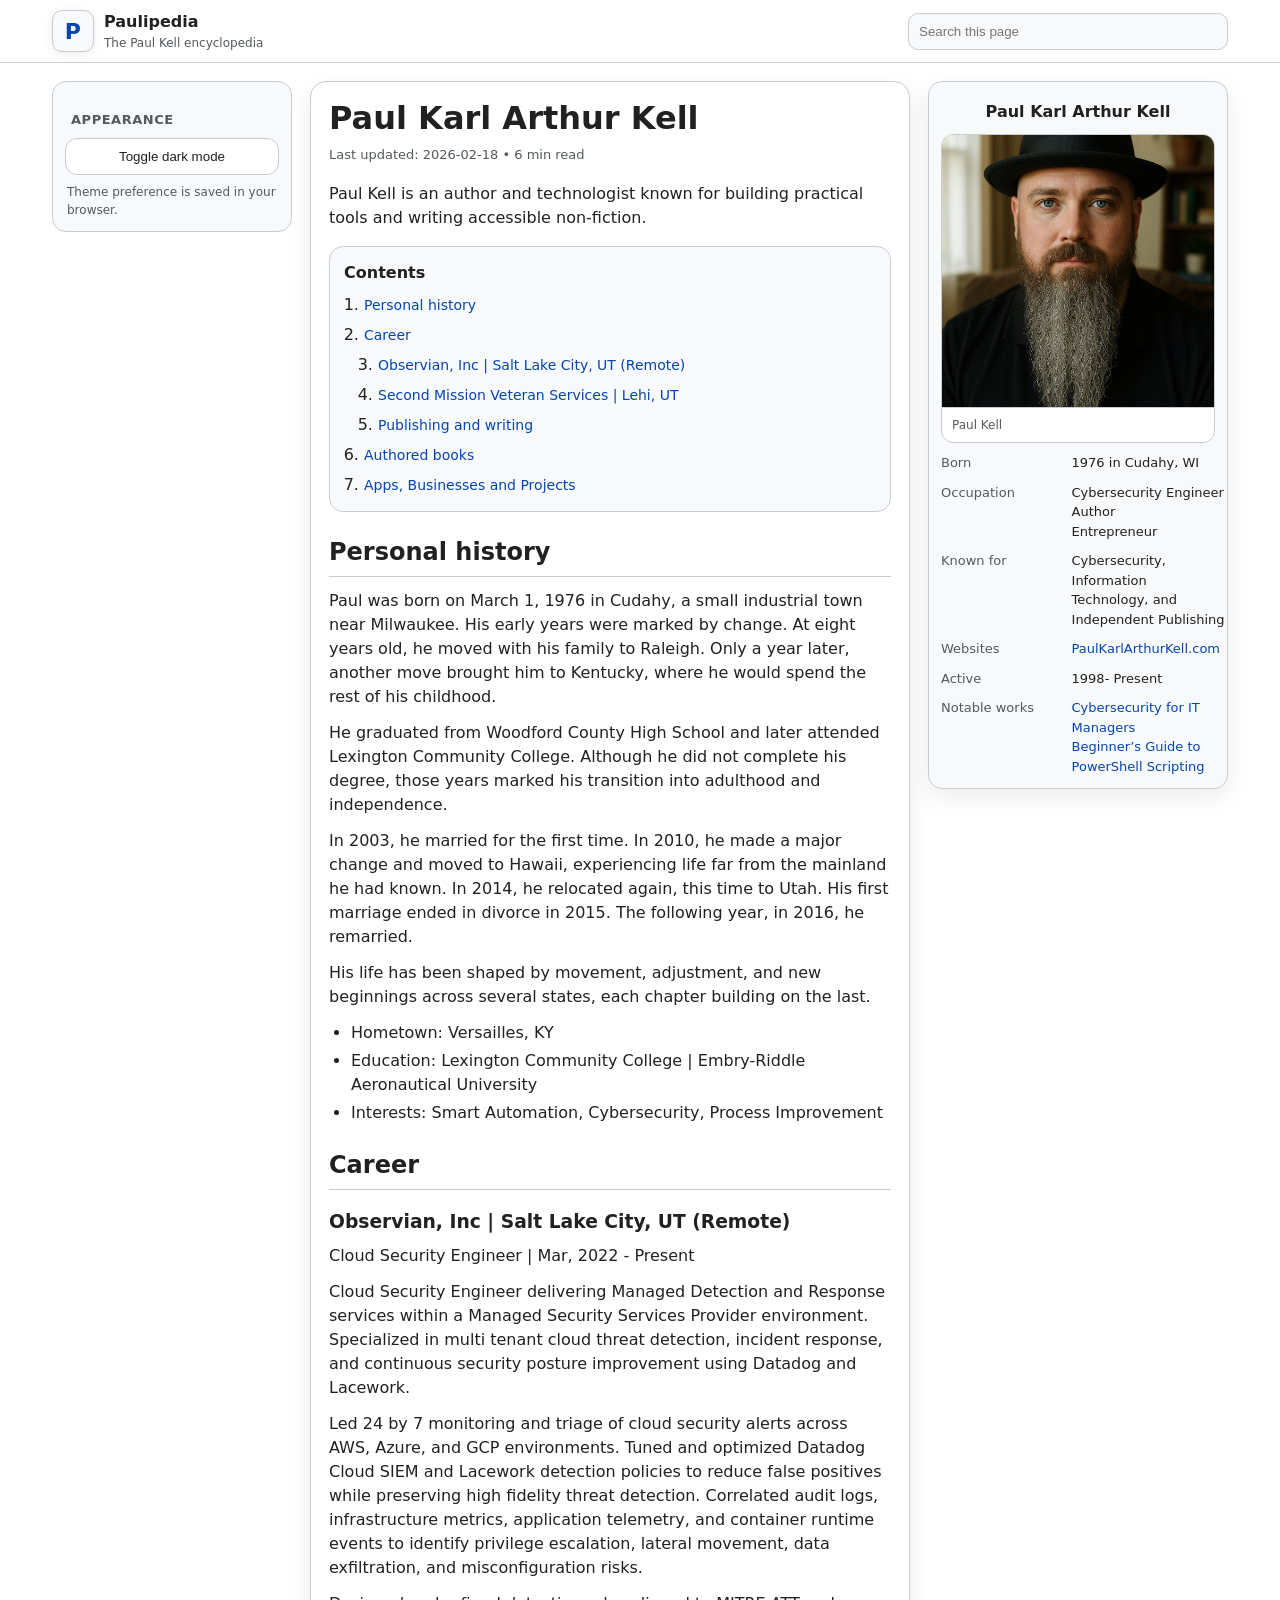
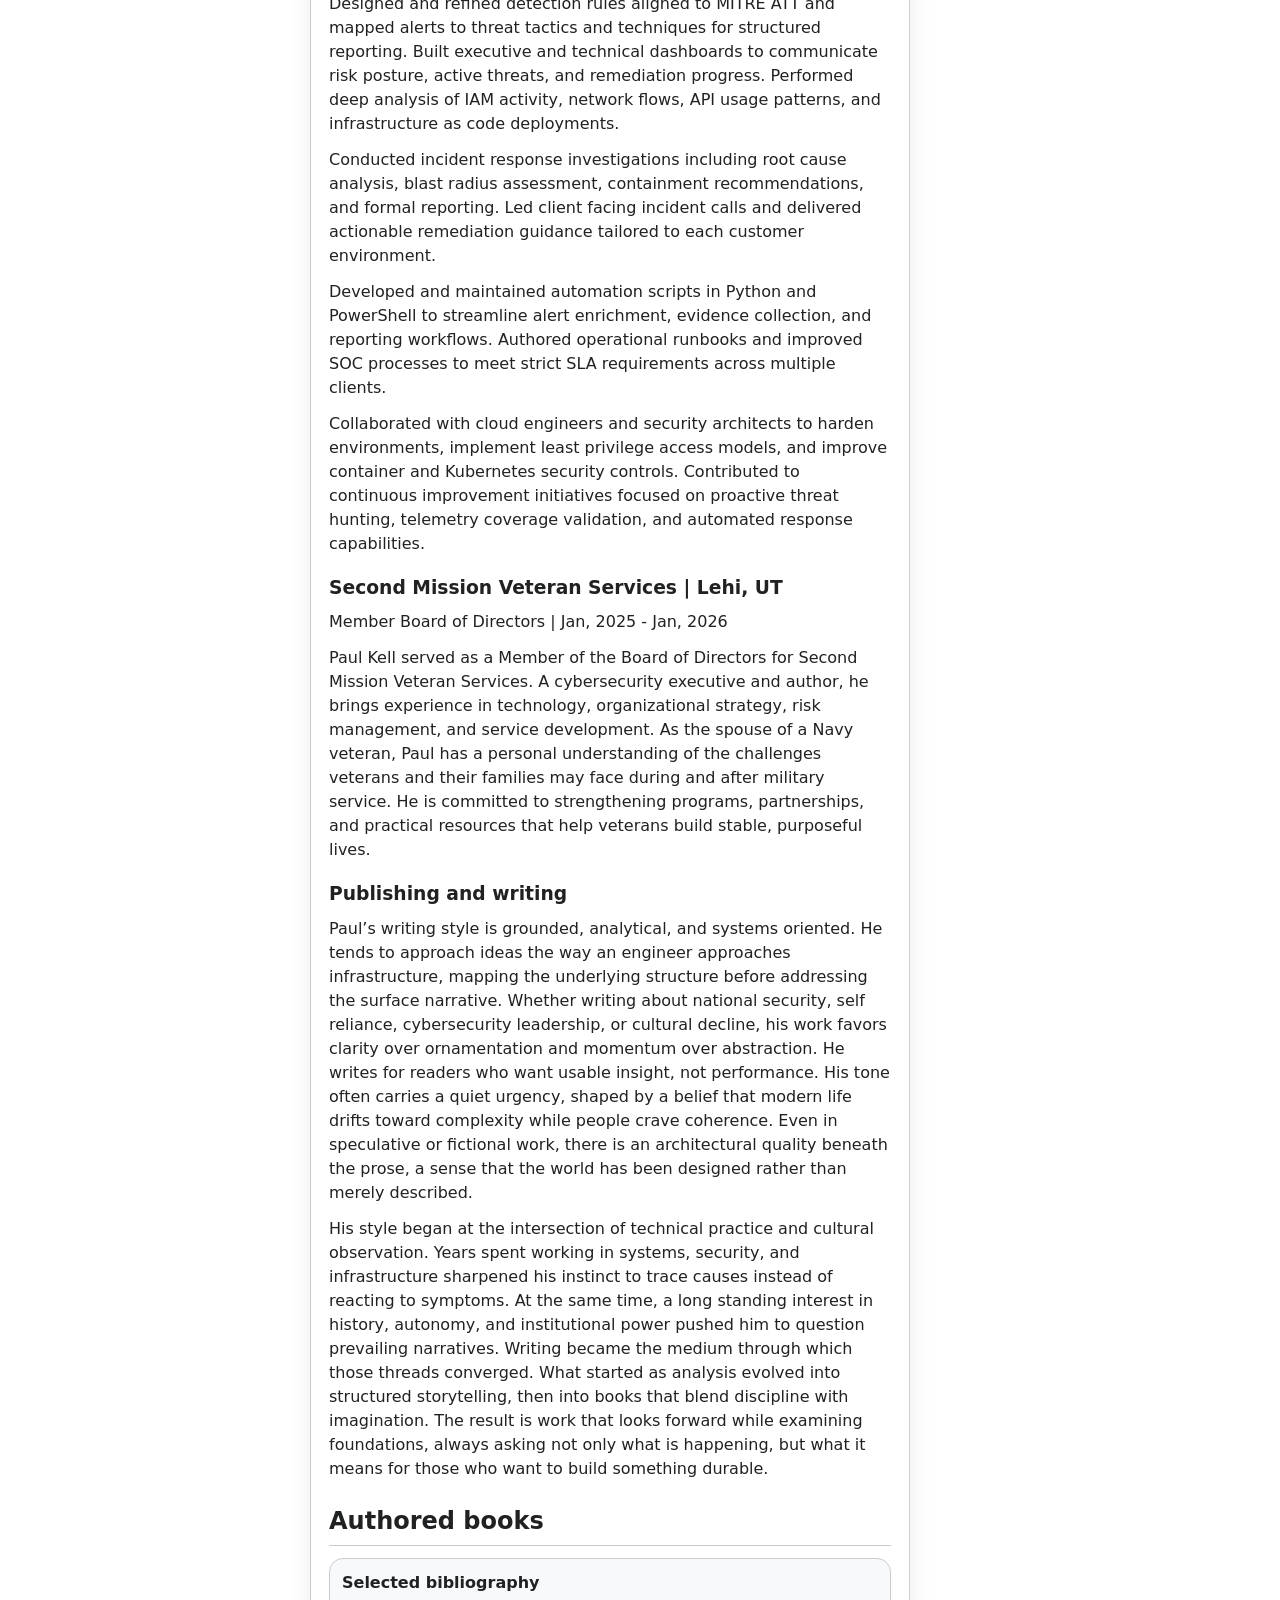
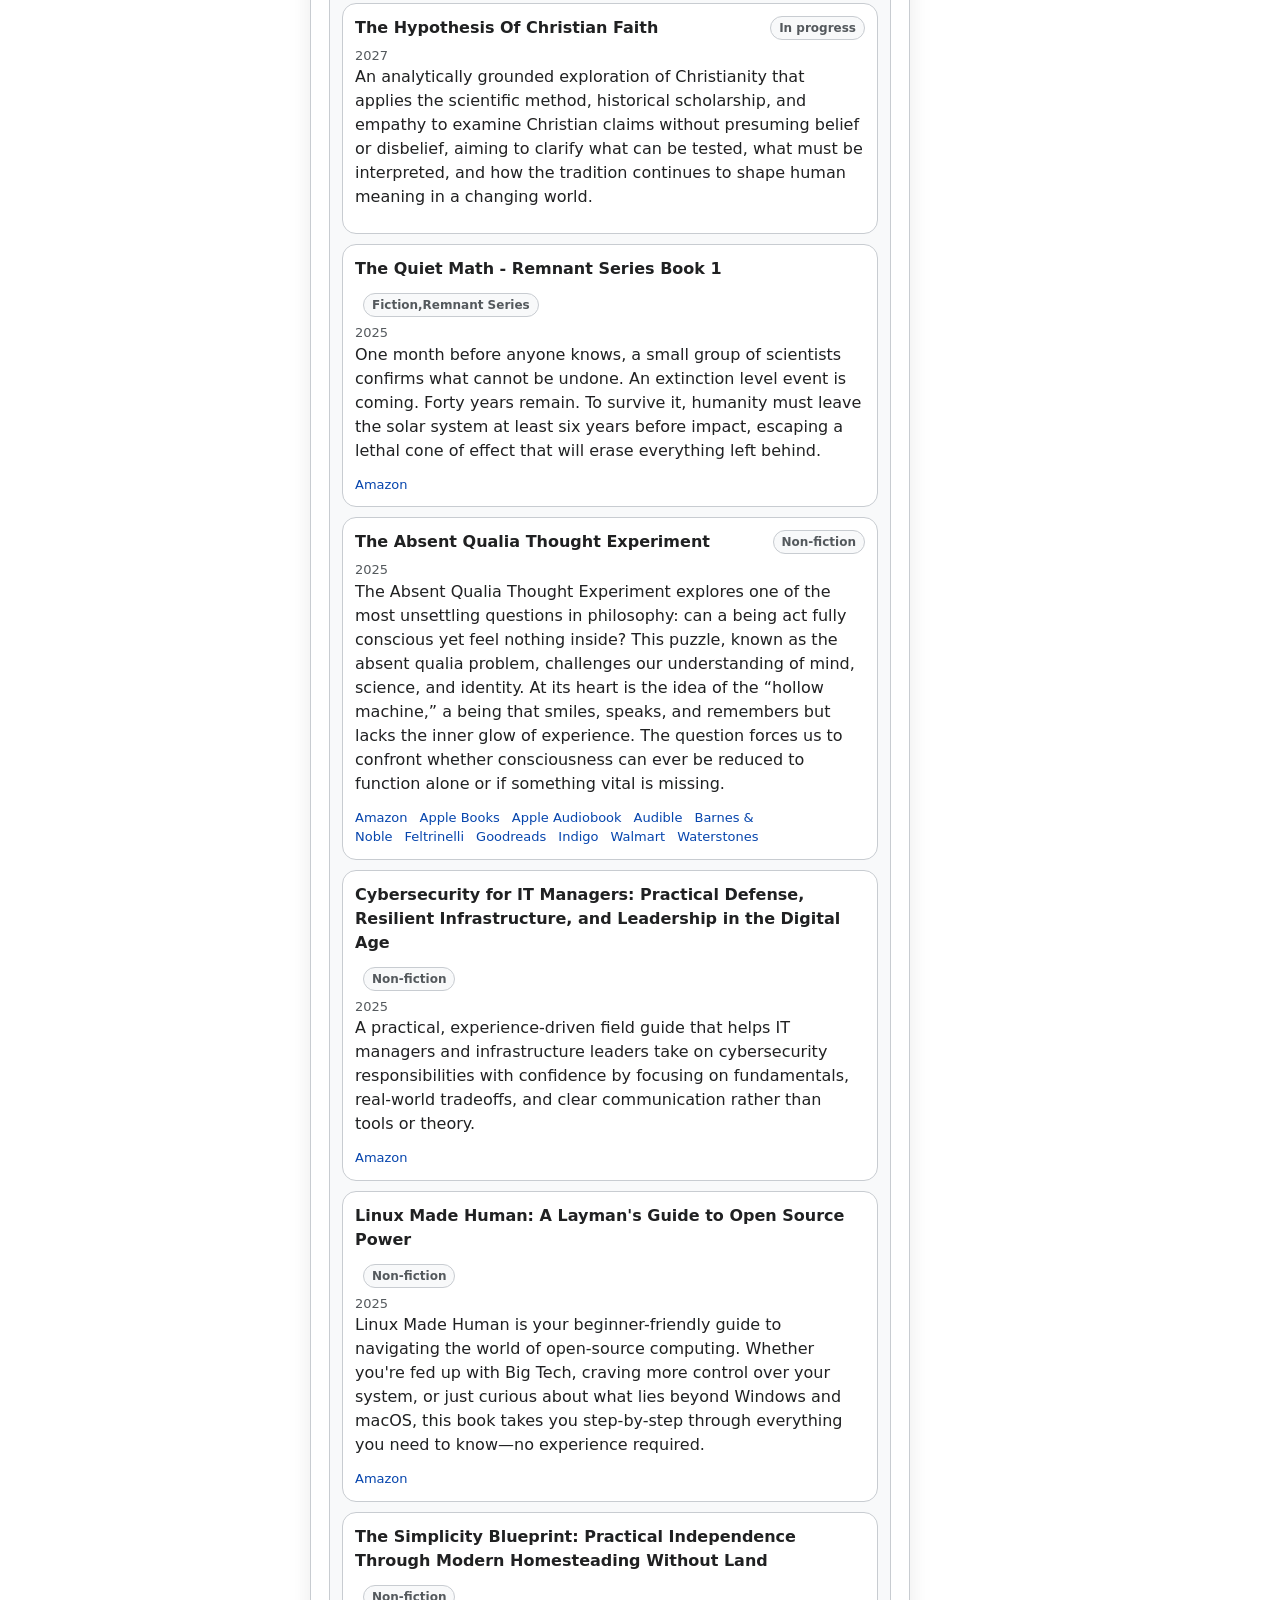
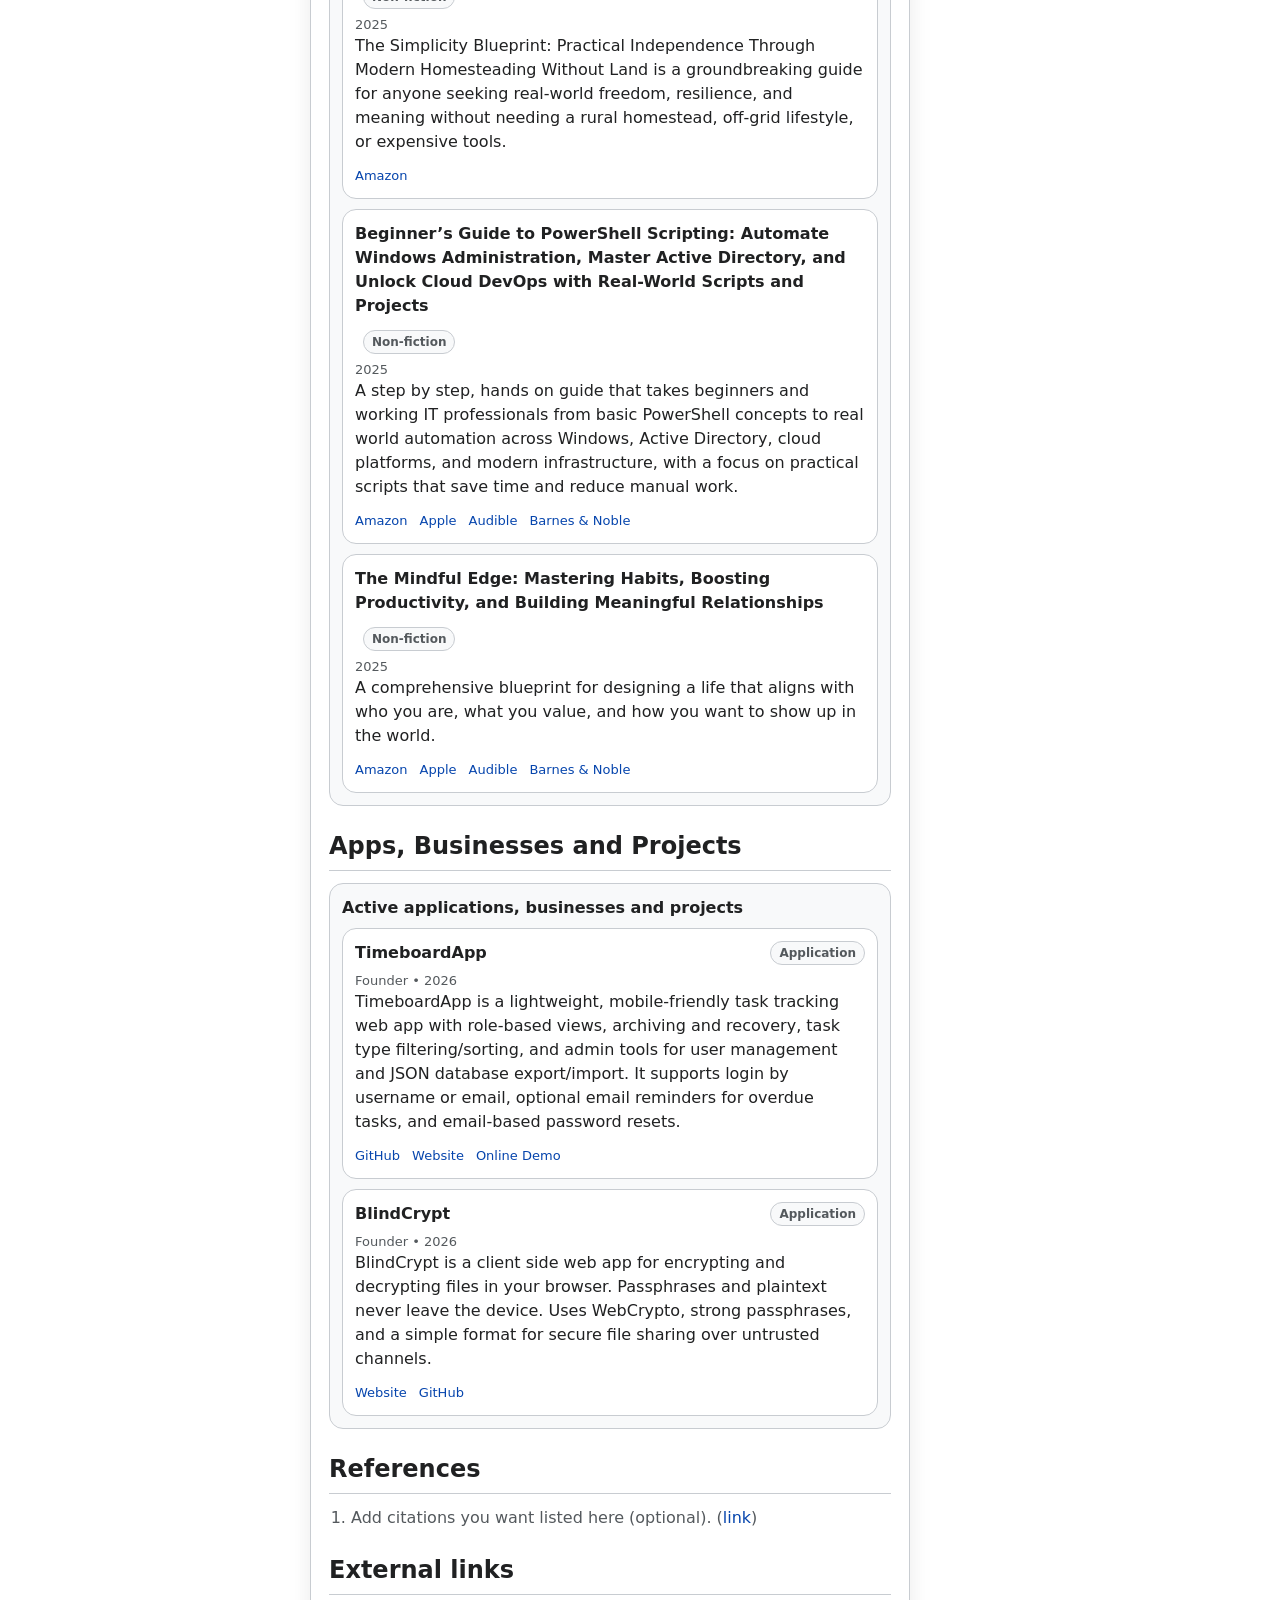
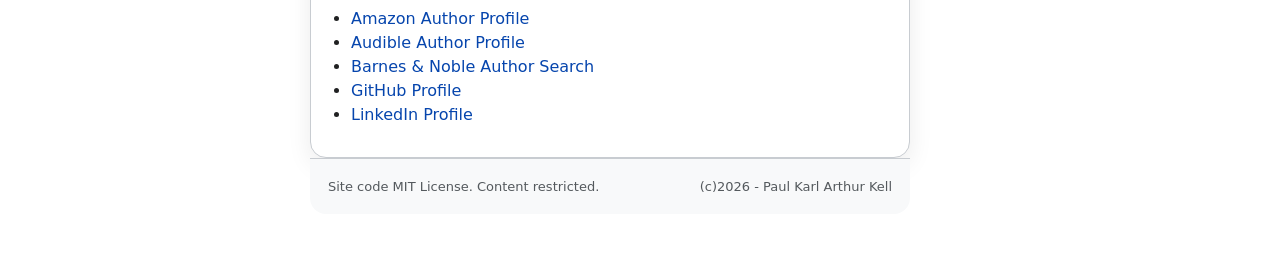
<file: index.html>
<!doctype html>
<html lang="en">
<head>
  <meta charset="utf-8" />
  <meta name="viewport" content="width=device-width,initial-scale=1" />
  <title id="pageTitle">Paul Karl Arthur Kell Personal Page</title>
  <meta name="description" id="metaDescription" content="Paul Kell's Wikipedia-style personal biography page." />
  <link rel="stylesheet" href="./assets/styles.css" />
  <link rel="icon" href="./assets/favicon.svg" type="image/svg+xml" />
</head>
<body>
  <a class="skip-link" href="#content">Skip to content</a>

  <header class="topbar" role="banner">
    <div class="topbar__inner">
      <div class="brand" aria-label="Site brand">
        <a class="brand__logo" href="./" aria-label="Home">
          <span class="brand__mark" aria-hidden="true">P</span>
        </a>
        <div class="brand__text">
          <div class="brand__title" id="siteName">PaulKarlArthurKell.com</div>
          <div class="brand__subtitle" id="siteTagline">The Paul Encyclopedia</div>
        </div>
      </div>

      <nav class="topnav" aria-label="Top navigation">
      </nav>

      <form class="search" role="search" aria-label="Search within page">
        <label class="sr-only" for="searchInput">Search</label>
        <input id="searchInput" type="search" placeholder="Search this page" autocomplete="off" />
        <button type="button" id="searchClear" class="search__clear" aria-label="Clear search" hidden>×</button>
      </form>
    </div>
  </header>

  <div class="layout">
    <aside class="sidebar" aria-label="Sidebar">
      <div class="sidebar__block">
      </div>

      <div class="sidebar__block">
      </div>

      <div class="sidebar__block">
        <div class="sidebar__title">Appearance</div>
        <button class="btn" id="toggleTheme" type="button" aria-pressed="false">Toggle dark mode</button>
        <div class="hint">Theme preference is saved in your browser.</div>
      </div>
    </aside>

    <main class="main" id="content" role="main">
      <div class="page">
        <div class="page__header">
          <h1 class="page__title" id="articleTitle">Loading…</h1>
          <div class="page__meta" id="articleMeta"></div>
        </div>

        <div class="page__body">
          <section class="lead" id="lead">
            <div class="lead__text" id="leadText"></div>
          </section>

          <nav class="toc" id="toc" aria-label="Table of contents">
            <div class="toc__title">Contents</div>
            <ol class="toc__list" id="tocList"></ol>
          </nav>

          <article class="article" id="article"></article>

          <section id="references" class="section">
            <h2>References</h2>
            <ol class="refs" id="refsList"></ol>
          </section>

          <section id="external-links" class="section">
            <h2>External links</h2>
            <ul class="extlinks" id="externalLinks"></ul>
          </section>
        </div>
      </div>

      <footer class="footer" role="contentinfo">
        <div class="footer__inner">
          <div class="footer__legal">
            Site code MIT License.  Content restricted.
          </div>
          <div class="footer__small">
            (c)2026 - Paul Karl Arthur Kell
          </div>
        </div>
      </footer>
    </main>

    <aside class="rail" aria-label="Infobox rail">
      <aside class="infobox infobox--rail" aria-label="Infobox">
        <div class="infobox__title" id="infoTitle"></div>
        <div class="infobox__imagewrap" id="infoImageWrap" hidden>
          <img id="infoImage" class="infobox__image" alt="" />
          <div id="infoImageCaption" class="infobox__caption"></div>
        </div>
        <dl class="infobox__dl" id="infoboxFields"></dl>
      </aside>
    </aside>
  </div>

  <div class="toast" id="toast" role="status" aria-live="polite" hidden></div>

  <script src="./assets/app.js" defer></script>
</body>
</html>
</file>
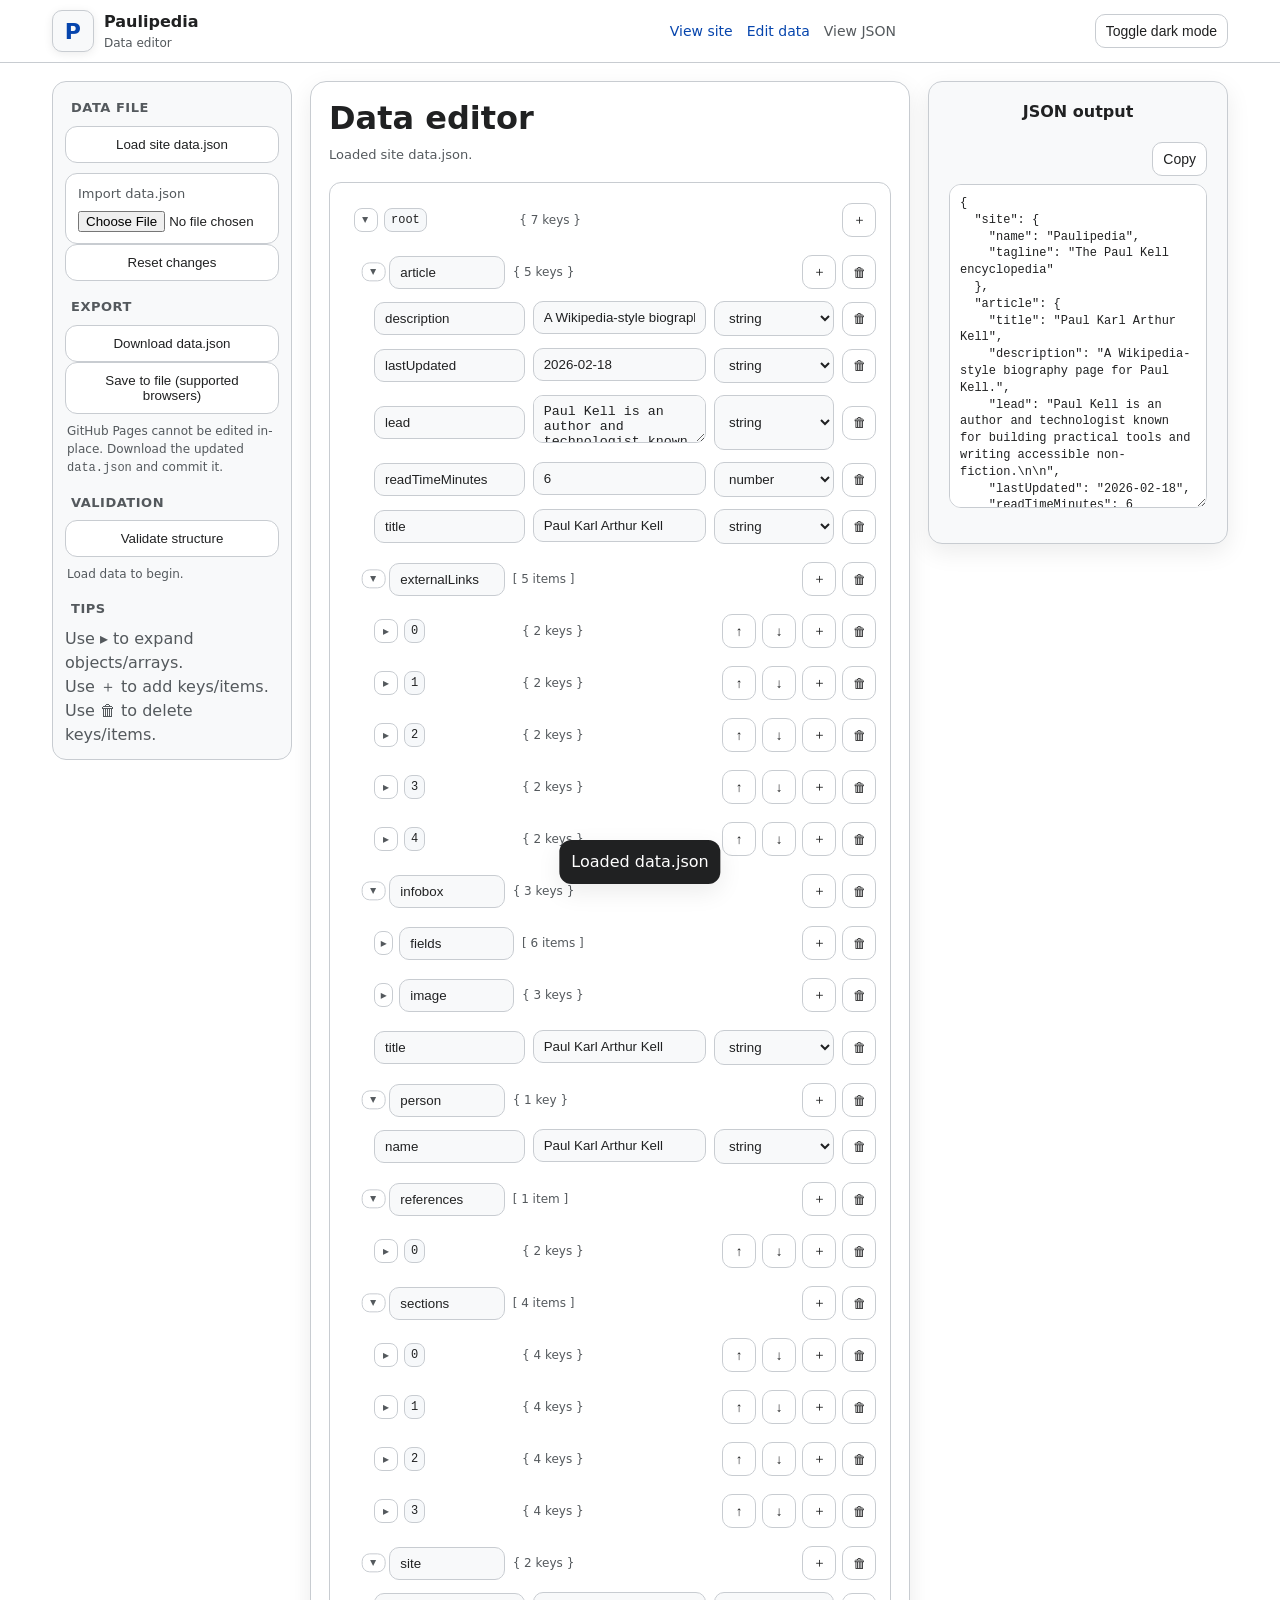
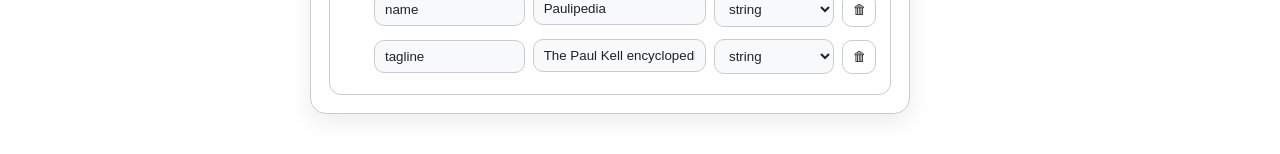
<file: editor.html>
<!doctype html>
<html lang="en">
<head>
  <meta charset="utf-8" />
  <meta name="viewport" content="width=device-width,initial-scale=1" />
  <title>Paulipedia Data Editor</title>
  <meta name="description" content="Edit Paulipedia data.json in a guided interface." />
  <link rel="stylesheet" href="./assets/styles.css" />
  <link rel="stylesheet" href="./assets/editor.css" />
  <link rel="icon" href="./assets/favicon.svg" type="image/svg+xml" />
</head>
<body>
  <a class="skip-link" href="#content">Skip to content</a>

  <header class="topbar" role="banner">
    <div class="topbar__inner">
      <div class="brand" aria-label="Site brand">
        <a class="brand__logo" href="./" aria-label="Home">
          <span class="brand__mark" aria-hidden="true">P</span>
        </a>
        <div class="brand__text">
          <div class="brand__title" id="siteName">Paulipedia</div>
          <div class="brand__subtitle" id="siteTagline">Data editor</div>
        </div>
      </div>

      <nav class="topnav" aria-label="Top navigation">
        <a href="./">View site</a>
        <a href="./editor.html" aria-current="page">Edit data</a>
        <a href="./data/data.json" class="muted" target="_blank" rel="noopener noreferrer">View JSON</a>
      </nav>

      <div class="topbar__actions" aria-label="Editor actions">
        <button class="btn btn--small" id="toggleTheme" type="button" aria-pressed="false">Toggle dark mode</button>
      </div>
    </div>
  </header>

  <div class="layout">
    <aside class="sidebar" aria-label="Editor sidebar">
      <div class="sidebar__block">
        <div class="sidebar__title">Data file</div>
        <button class="btn" id="loadSiteData" type="button">Load site data.json</button>

        <label class="editor-file">
          <span class="editor-file__label">Import data.json</span>
          <input id="importFile" type="file" accept="application/json" />
        </label>

        <button class="btn" id="resetChanges" type="button" disabled>Reset changes</button>
      </div>

      <div class="sidebar__block">
        <div class="sidebar__title">Export</div>
        <button class="btn" id="downloadJson" type="button" disabled>Download data.json</button>
        <button class="btn" id="saveToFile" type="button" disabled>Save to file (supported browsers)</button>
        <div class="hint">GitHub Pages cannot be edited in-place. Download the updated <code>data.json</code> and commit it.</div>
      </div>

      <div class="sidebar__block">
        <div class="sidebar__title">Validation</div>
        <button class="btn" id="validate" type="button" disabled>Validate structure</button>
        <div class="hint" id="validationSummary">Load data to begin.</div>
      </div>

      <div class="sidebar__block">
        <div class="sidebar__title">Tips</div>
        <ul class="sidebar__list">
          <li><span class="muted">Use ▸ to expand objects/arrays.</span></li>
          <li><span class="muted">Use ＋ to add keys/items.</span></li>
          <li><span class="muted">Use 🗑 to delete keys/items.</span></li>
        </ul>
      </div>
    </aside>

    <main class="main" id="content" role="main">
      <div class="page">
        <div class="page__header">
          <h1 class="page__title">Data editor</h1>
          <div class="page__meta" id="editorStatus">No data loaded.</div>
        </div>

        <div class="page__body">
          <div class="editor-notice" id="editorNotice" hidden></div>
          <div class="editor-tree" id="tree" aria-label="JSON tree editor"></div>
        </div>
      </div>
    </main>

    <aside class="rail" aria-label="JSON preview rail">
      <aside class="infobox infobox--rail" aria-label="JSON preview">
        <div class="infobox__title">JSON output</div>
        <div class="editor-preview">
          <div class="editor-preview__actions">
            <button class="btn btn--small" id="copyJson" type="button" disabled>Copy</button>
          </div>
          <textarea id="jsonPreview" class="editor-preview__textarea" rows="18" readonly></textarea>
          <div class="hint" id="dirtyHint"> </div>
        </div>
      </aside>
    </aside>
  </div>

  <div class="toast" id="toast" role="status" aria-live="polite" hidden></div>

  <dialog class="editor-dialog" id="addDialog">
    <form method="dialog" class="editor-dialog__form" id="addDialogForm">
      <h2 class="editor-dialog__title" id="addDialogTitle">Add item</h2>

      <div class="editor-dialog__row" id="addKeyRow" hidden>
        <label class="editor-dialog__label" for="addKey">Key</label>
        <input class="editor-input" id="addKey" type="text" autocomplete="off" />
      </div>

      <div class="editor-dialog__row">
        <label class="editor-dialog__label" for="addType">Type</label>
        <select class="editor-input" id="addType">
          <option value="string">string</option>
          <option value="number">number</option>
          <option value="boolean">boolean</option>
          <option value="null">null</option>
          <option value="object">object</option>
          <option value="array">array</option>
        </select>
      </div>

      <div class="editor-dialog__row" id="addValueRow">
        <label class="editor-dialog__label" for="addValue">Value</label>
        <textarea class="editor-input editor-input--textarea" id="addValue" rows="3"></textarea>
        <div class="hint">For booleans use <code>true</code> or <code>false</code>. Numbers accept decimals.</div>
      </div>

      <menu class="editor-dialog__actions">
        <button class="btn btn--small" value="cancel" type="button" id="addCancel">Cancel</button>
        <button class="btn btn--small" value="default" type="submit" id="addSubmit">Add</button>
      </menu>
    </form>
  </dialog>

  <script type="module" src="./assets/editor.mjs"></script>
</body>
</html>
</file>
<file: assets/styles.css>
/* Wikipedia-inspired, modernized, responsive styling.
   No external fonts or frameworks. Works on GitHub Pages. */

:root{
  --bg: #ffffff;
  --text: #202122;
  --muted: #54595d;
  --border: #a2a9b1;
  --border-soft: #c8ccd1;
  --link: #0645ad;
  --link-visited: #0b0080;
  --panel: #f8f9fa;
  --panel-2: #eaecf0;
  --accent: #3366cc;
  --shadow: rgba(0,0,0,0.08);
  --code: #f6f8fa;
  --focus: #36c;
}

[data-theme="dark"]{
  --bg: #0f1115;
  --text: #e8e9ea;
  --muted: #a4a7ad;
  --border: #3a3f48;
  --border-soft: #2a2f37;
  --link: #7aa2ff;
  --link-visited: #c39bff;
  --panel: #151922;
  --panel-2: #1b2230;
  --accent: #7aa2ff;
  --shadow: rgba(0,0,0,0.35);
  --code: #151922;
  --focus: #7aa2ff;
}

*{box-sizing:border-box}
html,body{height:100%}
body{
  margin:0;
  background:var(--bg);
  color:var(--text);
  font: 16px/1.5 system-ui,-apple-system,Segoe UI,Roboto,Helvetica,Arial,sans-serif;
}

a{color:var(--link); text-decoration:none}
a:hover{text-decoration:underline}
a:visited{color:var(--link-visited)}
.muted{color:var(--muted)}
.sr-only{
  position:absolute;
  width:1px;height:1px;
  padding:0;margin:-1px;
  overflow:hidden;clip:rect(0,0,0,0);
  white-space:nowrap;border:0;
}
.skip-link{
  position:absolute;left:-999px;top:8px;
  padding:8px 10px;border:1px solid var(--border);
  background:var(--panel);color:var(--text);border-radius:8px;
}
.skip-link:focus{left:8px; outline:3px solid var(--focus); outline-offset:2px}

.topbar{
  position:sticky; top:0; z-index:20;
  background:var(--bg);
  border-bottom:1px solid var(--border-soft);
}
.topbar__inner{
  max-width:1200px;
  margin:0 auto;
  padding:10px 12px;
  display:grid;
  grid-template-columns: 1fr auto 320px;
  gap:12px;
  align-items:center;
}
.brand{display:flex; gap:10px; align-items:center}
.brand__logo{
  display:inline-flex; align-items:center; justify-content:center;
  width:42px; height:42px; border-radius:10px;
  background:var(--panel);
  border:1px solid var(--border-soft);
  box-shadow: 0 2px 10px var(--shadow);
}
.brand__mark{
  font-weight:800; font-size:22px; letter-spacing:0.5px;
}
.brand__title{font-weight:700}
.brand__subtitle{font-size:12px;color:var(--muted)}

.topnav{display:flex; gap:14px; flex-wrap:wrap}
.topnav a{font-size:14px}

.search{
  position:relative;
  display:flex; align-items:center;
}
.search input{
  width:100%;
  padding:10px 34px 10px 10px;
  border:1px solid var(--border-soft);
  border-radius:10px;
  background:var(--panel);
  color:var(--text);
}
.search input:focus{outline:3px solid var(--focus); outline-offset:2px}
.search__clear{
  position:absolute; right:8px;
  border:none; background:transparent;
  font-size:18px; line-height:1;
  color:var(--muted);
  cursor:pointer;
}

.layout{
  max-width:1200px;
  margin:0 auto;
  display:grid;
  grid-template-columns: 240px minmax(0, 1fr) 300px;
  grid-template-areas: "left main right";
  gap:18px;
  padding:18px 12px 40px;
}

.main{grid-area:main;}
.rail{grid-area:right;}
.sidebar{grid-area:left;}
.sidebar{
  border:1px solid var(--border-soft);
  background:var(--panel);
  border-radius:14px;
  padding:12px;
  height:fit-content;
  position:sticky;
  top:72px;
}
.sidebar__block + .sidebar__block{margin-top:16px}
.sidebar__title{
  font-size:13px; font-weight:700;
  color:var(--muted);
  text-transform:uppercase;
  letter-spacing:0.04em;
  margin:4px 6px 8px;
}
.sidebar__list{
  list-style:none;
  padding:0;margin:0;
}
.sidebar__list a{
  display:block;
  padding:8px 10px;
  border-radius:10px;
}
.sidebar__list a:hover{
  background:var(--panel-2);
  text-decoration:none;
}
.btn{
  width:100%;
  padding:10px 12px;
  border-radius:12px;
  border:1px solid var(--border-soft);
  background:var(--bg);
  color:var(--text);
  cursor:pointer;
}
.btn:hover{background:var(--panel-2)}
.hint{font-size:12px;color:var(--muted); margin:8px 2px 0}


.rail{
  height:fit-content;
  position:sticky;
  top:72px;
}
.infobox--rail{
  box-shadow: 0 8px 24px var(--shadow);
}

.main{min-width:0}
.page{
  border:1px solid var(--border-soft);
  background:var(--bg);
  border-radius:16px;
  box-shadow: 0 8px 24px var(--shadow);
}
.page__header{
  padding:18px 18px 0;
}
.page__title{
  margin:0;
  font-size:32px;
  line-height:1.15;
}
.page__meta{
  margin-top:8px;
  color:var(--muted);
  font-size:13px;
}
.page__body{padding:18px}

.lead{
  display:block;
}
.lead__text p{margin-top:0}

.infobox{
  border:1px solid var(--border-soft);
  background:var(--panel);
  border-radius:14px;
  padding:12px;
}
.infobox__title{
  text-align:center;
  font-weight:700;
  padding:6px 8px 10px;
}
.infobox__imagewrap{
  border:1px solid var(--border-soft);
  background:var(--bg);
  border-radius:12px;
  overflow:hidden;
  margin-bottom:10px;
}
.infobox__image{
  display:block;
  width:100%;
  height:auto;
}
.infobox__caption{
  font-size:12px;
  color:var(--muted);
  padding:8px 10px;
  border-top:1px solid var(--border-soft);
}
.infobox__dl{
  display:grid;
  grid-template-columns: 1fr;
  gap:10px;
  margin:0;
}
.infobox__row{
  display:grid;
  grid-template-columns: 44% 56%;
  gap:10px;
  align-items:start;
}
.infobox__dt{
  font-size:13px;
  color:var(--muted);
}
.infobox__dd{
  margin:0;
  font-size:13px;
}
.infobox__dd a{word-break:break-word}

.toc{
  border:1px solid var(--border-soft);
  background:var(--panel);
  border-radius:14px;
  padding:12px 12px 8px;
  margin:16px 0;
}
.toc__title{
  font-weight:700;
  margin:2px 2px 8px;
}
.toc__list{
  margin:0;
  padding-left:22px;
}
.toc__list li{margin:6px 0}
.toc__list a{font-size:14px}

.section{margin-top:18px}
.article h2, .section h2{
  border-bottom:1px solid var(--border-soft);
  padding-bottom:6px;
  margin:22px 0 12px;
}
.article h3{
  margin:18px 0 8px;
}
.article p{margin:0 0 12px}
.article ul{margin:0 0 12px; padding-left:22px}
.article li{margin:4px 0}

.badge{
  display:inline-flex;
  padding:2px 8px;
  border-radius:999px;
  border:1px solid var(--border-soft);
  background:var(--panel);
  color:var(--muted);
  font-size:12px;
  margin-left:8px;
}

.kv{
  border:1px solid var(--border-soft);
  background:var(--panel);
  border-radius:14px;
  padding:12px;
  margin:12px 0;
}
.kv__title{font-weight:700; margin:0 0 8px}
.kv__grid{
  display:grid;
  grid-template-columns: 1fr;
  gap:10px;
}
.card{
  border:1px solid var(--border-soft);
  background:var(--bg);
  border-radius:14px;
  padding:12px;
}
.card__title{
  font-weight:700;
  display:flex;
  justify-content:space-between;
  gap:12px;
  flex-wrap:wrap;
}
.card__meta{color:var(--muted); font-size:13px; margin-top:6px}
.card__links{margin-top:8px; font-size:13px}
.card__links a{margin-right:12px}

.refs, .extlinks{
  padding-left:22px;
  margin:0 0 12px;
}
.refs li{margin:6px 0; color:var(--muted)}
.refs a{color:var(--link)}

.footer{
  padding:18px;
  border-top:1px solid var(--border-soft);
  background:var(--panel);
  border-radius: 0 0 16px 16px;
}
.footer__inner{display:flex; justify-content:space-between; gap:12px; flex-wrap:wrap}
.footer__legal{font-size:13px;color:var(--muted)}
.footer__small{font-size:13px;color:var(--muted)}

.toast{
  position:fixed;
  bottom:16px;
  left:50%;
  transform:translateX(-50%);
  background:var(--text);
  color:var(--bg);
  padding:10px 12px;
  border-radius:12px;
  box-shadow: 0 8px 24px var(--shadow);
  max-width:min(520px, calc(100% - 24px));
}

/* Responsive tweaks */
@media (max-width: 1100px){
  .layout{
    grid-template-columns: minmax(0, 1fr) 300px;
    grid-template-areas:
      "left left"
      "main right";
  }
  .sidebar{position:relative; top:auto}
  .rail{top:auto}
}

@media (max-width: 980px){
  .topbar__inner{grid-template-columns: 1fr auto; grid-template-areas: "brand nav" "search search"}
  .search{grid-column: 1 / -1}
  .layout{
    grid-template-columns: 1fr;
    grid-template-areas:
      "left"
      "main"
      "right";
  }
  .sidebar{position:relative; top:auto}
  .rail{position:relative; top:auto}
}

@media print{
  .topbar,.sidebar,.search,.toast,.btn{display:none !important}
  .layout{padding:0}
  .page{border:none; box-shadow:none}
  a{text-decoration:underline}
}
</file>
<file: assets/editor.css>
/* Editor-specific UI (tree editor + preview + dialog). */

.topbar__actions{
  display:flex;
  justify-content:flex-end;
}

.btn--small{
  width:auto;
  padding:8px 10px;
  border-radius:10px;
  font-size:14px;
}

.editor-file{
  display:block;
  margin-top:10px;
  padding:10px 12px;
  border-radius:12px;
  border:1px solid var(--border-soft);
  background:var(--bg);
}

.editor-file__label{
  display:block;
  font-size:13px;
  color:var(--muted);
  margin-bottom:6px;
}

.editor-file input[type="file"]{
  width:100%;
}

.editor-notice{
  border:1px solid var(--border-soft);
  background:var(--panel);
  border-radius:12px;
  padding:10px 12px;
  margin-bottom:12px;
  font-size:14px;
  color:var(--text);
  white-space:pre-wrap;
}

.editor-tree{
  border:1px solid var(--border-soft);
  background:var(--bg);
  border-radius:12px;
  padding:8px;
}

.node{
  margin-left:10px;
}

.node__row{
  display:grid;
  grid-template-columns: minmax(140px, 1fr) minmax(0, 2fr) auto;
  gap:8px;
  align-items:center;
  padding:6px 6px;
  border-radius:10px;
}

.node__row:hover{
  background:var(--panel);
}

.node__key{
  display:flex;
  gap:6px;
  align-items:center;
  min-width:0;
}

.node__key code{
  background:var(--code);
  padding:2px 6px;
  border-radius:8px;
  border:1px solid var(--border-soft);
  font-size:12px;
  white-space:nowrap;
}

.node__key input{
  width:100%;
  min-width:0;
}

.node__value{
  min-width:0;
}

.node__actions{
  display:flex;
  gap:6px;
}

.iconbtn{
  width:34px;
  height:34px;
  border-radius:10px;
  border:1px solid var(--border-soft);
  background:var(--bg);
  color:var(--text);
  cursor:pointer;
}

.iconbtn:hover{
  background:var(--panel-2);
}

.iconbtn:disabled{
  opacity:0.5;
  cursor:not-allowed;
}

.editor-input{
  width:100%;
  padding:8px 10px;
  border-radius:10px;
  border:1px solid var(--border-soft);
  background:var(--panel);
  color:var(--text);
}

.editor-input:focus{
  outline:3px solid var(--focus);
  outline-offset:2px;
}

.editor-input--textarea{
  resize:vertical;
  font-family: ui-monospace, SFMono-Regular, Menlo, Monaco, Consolas, "Liberation Mono", "Courier New", monospace;
}

.node__meta{
  font-size:12px;
  color:var(--muted);
}

.node details{
  margin:6px 0;
}

.node summary{
  list-style:none;
}

.node summary::-webkit-details-marker{display:none}

.node__summary{
  display:grid;
  grid-template-columns: minmax(140px, 1fr) minmax(0, 2fr) auto;
  gap:8px;
  align-items:center;
  padding:6px 6px;
  border-radius:10px;
}

.node__summary:hover{
  background:var(--panel);
}

.node__twisty{
  display:inline-flex;
  align-items:center;
  justify-content:center;
  width:24px;
  height:24px;
  border-radius:8px;
  border:1px solid var(--border-soft);
  background:var(--bg);
  font-size:12px;
  color:var(--muted);
}

details[open] > summary .node__twisty{
  transform: rotate(90deg);
}

.editor-preview{
  padding:8px;
}

.editor-preview__actions{
  display:flex;
  justify-content:flex-end;
  margin-bottom:8px;
}

.editor-preview__textarea{
  width:100%;
  padding:10px;
  border-radius:12px;
  border:1px solid var(--border-soft);
  background:var(--bg);
  color:var(--text);
  font-family: ui-monospace, SFMono-Regular, Menlo, Monaco, Consolas, "Liberation Mono", "Courier New", monospace;
  font-size:12px;
  line-height:1.4;
  resize:vertical;
}

.editor-dialog{
  border:1px solid var(--border-soft);
  border-radius:14px;
  padding:0;
  width:min(560px, calc(100% - 40px));
  background:var(--bg);
  color:var(--text);
}

.editor-dialog::backdrop{
  background: rgba(0,0,0,0.45);
}

.editor-dialog__form{
  padding:14px;
}

.editor-dialog__title{
  margin:0 0 12px;
  font-size:18px;
}

.editor-dialog__row{
  display:grid;
  grid-template-columns: 90px 1fr;
  gap:10px;
  align-items:start;
  margin:10px 0;
}

.editor-dialog__label{
  font-size:13px;
  color:var(--muted);
  padding-top:8px;
}

.editor-dialog__actions{
  display:flex;
  gap:10px;
  justify-content:flex-end;
  padding:0;
  margin:14px 0 0;
}

.editor-dialog__actions .btn{
  width:auto;
}

@media (max-width: 980px){
  .layout{
    grid-template-columns: 1fr;
    grid-template-areas: "main";
  }
  .sidebar, .rail{position:static; top:auto;}
  .sidebar{order:2}
  .rail{order:3}
}
</file>
